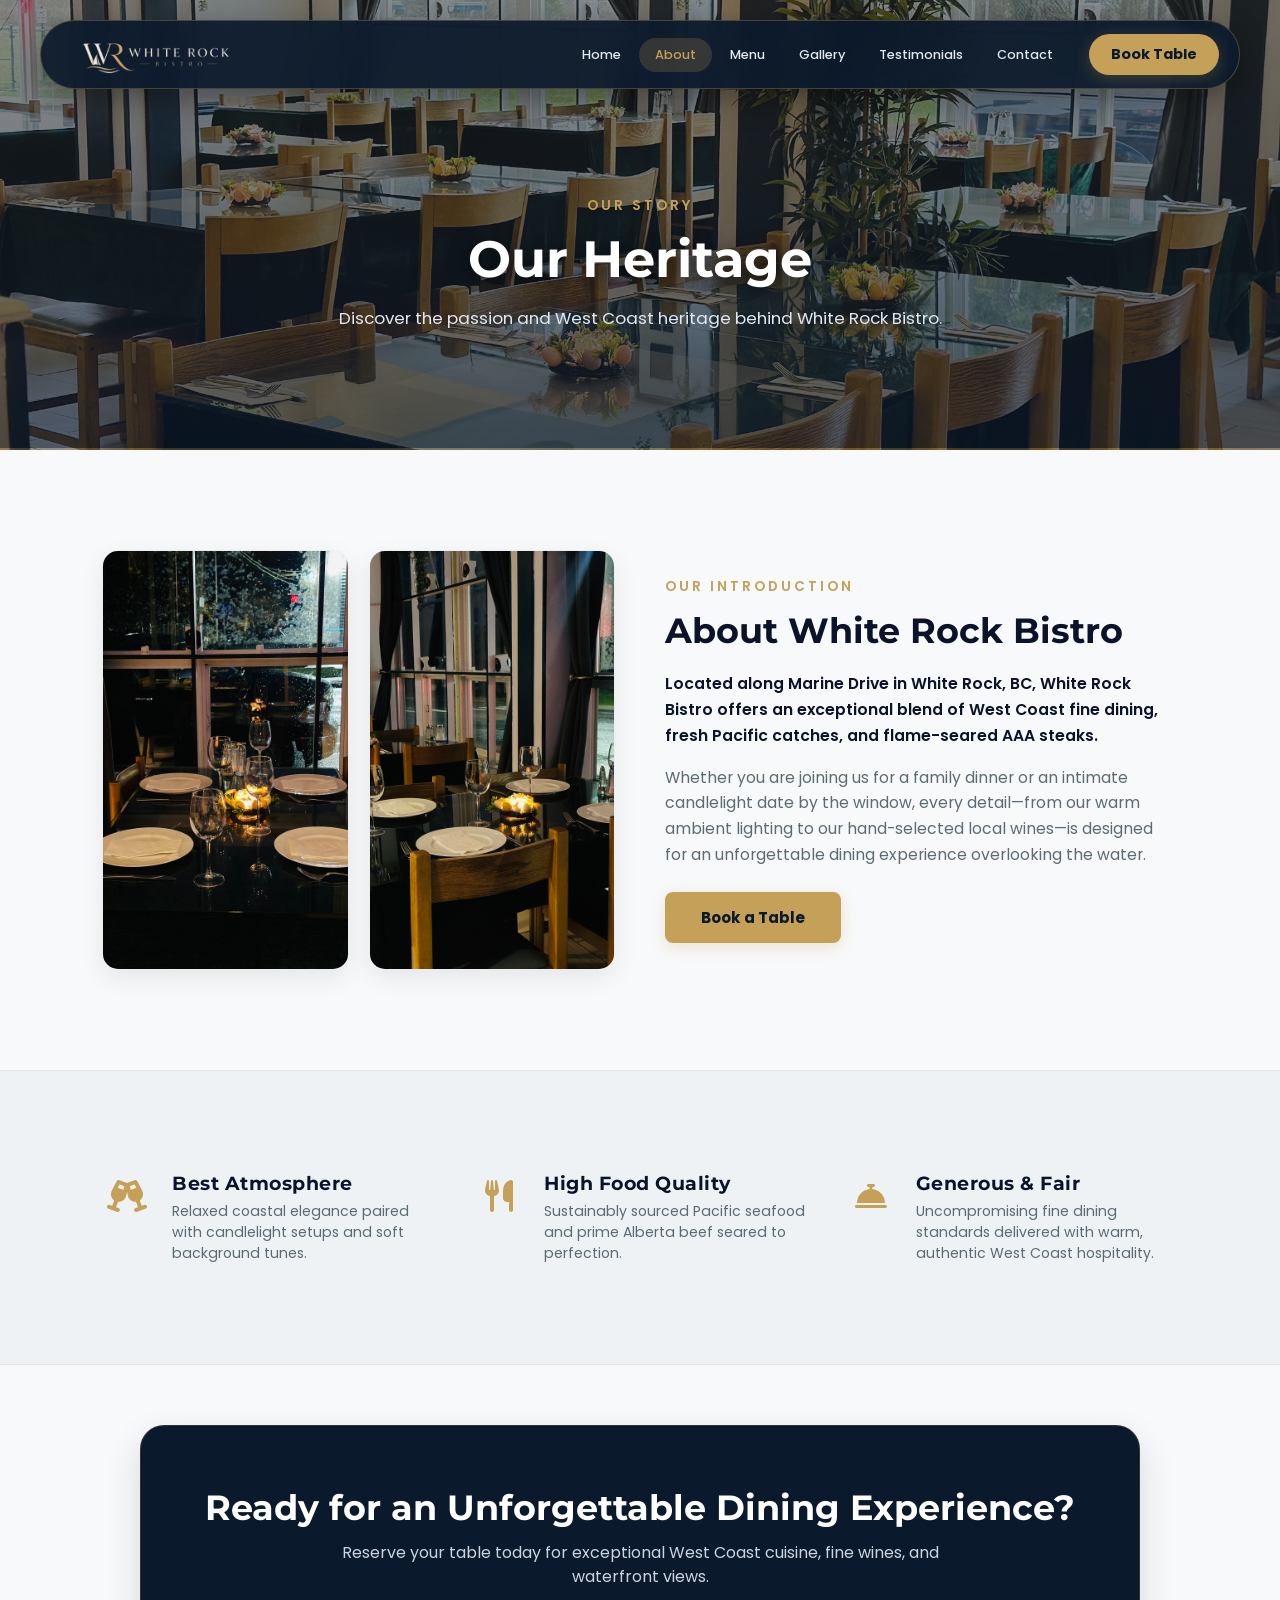
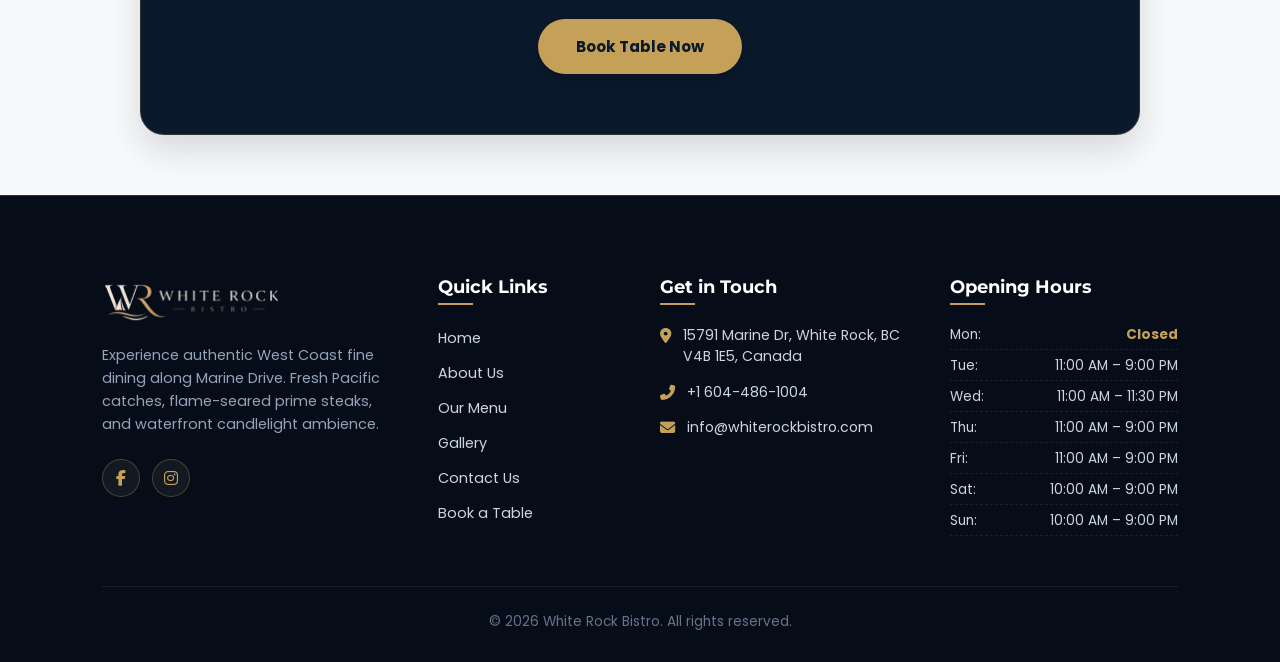
<file: about.html>
<!DOCTYPE html>
<html lang="en">
<head>
    <meta charset="UTF-8">
    <meta name="viewport" content="width=device-width, initial-scale=1.0">
    <title>About Us | White Rock Bistro</title>
    <meta name="description" content="Learn about White Rock Bistro in White Rock, BC. Discover our story, local sourcing philosophy, master chefs, and commitment to West Coast hospitality.">
    
    <!-- Google Fonts -->
    <link href="https://fonts.googleapis.com/css2?family=Montserrat:wght@700;800&family=Poppins:wght@400;500;600&display=swap" rel="stylesheet">
    <!-- FontAwesome for Icons -->
    <link rel="stylesheet" href="https://cdnjs.cloudflare.com/ajax/libs/font-awesome/6.4.0/css/all.min.css">
    
    <!-- External CSS Architecture -->
    <link rel="stylesheet" href="./css/global.css">
    <link rel="stylesheet" href="./css/navbar.css">
    <link rel="stylesheet" href="./css/footer.css">
    <link rel="stylesheet" href="./css/about.css">
</head>
<body>

    <!-- 1. Floating Capsule Navbar Placeholder -->
    <div id="navbar-placeholder"></div>

    <!-- 2. Hero Section (Unchanged) -->
   <section class="about-hero">
    <div class="about-hero-content">
        <span class="sub-tag">OUR STORY</span>
        <h1>Our Heritage</h1>
        <p>Discover the passion and West Coast heritage behind White Rock Bistro.</p>
    </div>
</section>

    <!-- 3. Introduction / About Section -->
    <section class="about-intro-section">
        <div class="intro-container">
            <!-- Left Side: Dual Vertical Image Columns -->
            <div class="intro-images-column">
                <div class="intro-img-card">
                    <img src="./asset/images/gallery/IMG_6425.JPEG" alt="White Rock Bistro Window Seating">
                </div>
                <div class="intro-img-card">
                    <img src="./asset/images/gallery/IMG_6427.JPEG" alt="White Rock Bistro Candlelight Dining Setup">
                </div>
            </div>

            <!-- Right Side: Content Box -->
            <div class="intro-text-column">
                <span class="sub-tag">OUR INTRODUCTION</span>
                <h2>About White Rock Bistro</h2>
                <p class="lead-text">
                    Located along Marine Drive in White Rock, BC, White Rock Bistro offers an exceptional blend of West Coast fine dining, fresh Pacific catches, and flame-seared AAA steaks.
                </p>
                <p class="body-text">
                    Whether you are joining us for a family dinner or an intimate candlelight date by the window, every detail—from our warm ambient lighting to our hand-selected local wines—is designed for an unforgettable dining experience overlooking the water.
                </p>
                <a href="index.html#reserve" class="gold-cta-btn">Book a Table</a>
            </div>
        </div>
    </section>

    <!-- 4. Three-Column Features Banner -->
    <section class="features-banner-section">
        <div class="features-container">
            <!-- Feature Item 1 -->
            <div class="feature-box">
                <div class="feature-icon-box">
                    <i class="fas fa-glass-cheers"></i>
                </div>
                <div class="feature-text">
                    <h3>Best Atmosphere</h3>
                    <p>Relaxed coastal elegance paired with candlelight setups and soft background tunes.</p>
                </div>
            </div>

            <!-- Feature Item 2 -->
            <div class="feature-box">
                <div class="feature-icon-box">
                    <i class="fas fa-utensils"></i>
                </div>
                <div class="feature-text">
                    <h3>High Food Quality</h3>
                    <p>Sustainably sourced Pacific seafood and prime Alberta beef seared to perfection.</p>
                </div>
            </div>

            <!-- Feature Item 3 -->
            <div class="feature-box">
                <div class="feature-icon-box">
                    <i class="fas fa-concierge-bell"></i>
                </div>
                <div class="feature-text">
                    <h3>Generous & Fair</h3>
                    <p>Uncompromising fine dining standards delivered with warm, authentic West Coast hospitality.</p>
                </div>
            </div>
        </div>
    </section>

    <!-- Floating CTA Banner Section -->
<section class="cta-banner-section">
    <div class="cta-card">
        <h2>Ready for an Unforgettable Dining Experience?</h2>
        <p>Reserve your table today for exceptional West Coast cuisine, fine wines, and waterfront views.</p>
        <a href="./contact.html#reserve" class="cta-card-btn">Book Table Now</a>
    </div>
</section>

    <!-- 5. Footer Placeholder -->
    <div id="footer-placeholder"></div>

    <!-- JavaScript Files -->
    <script src="./js/script.js"></script>
</body>
</html>
</file>
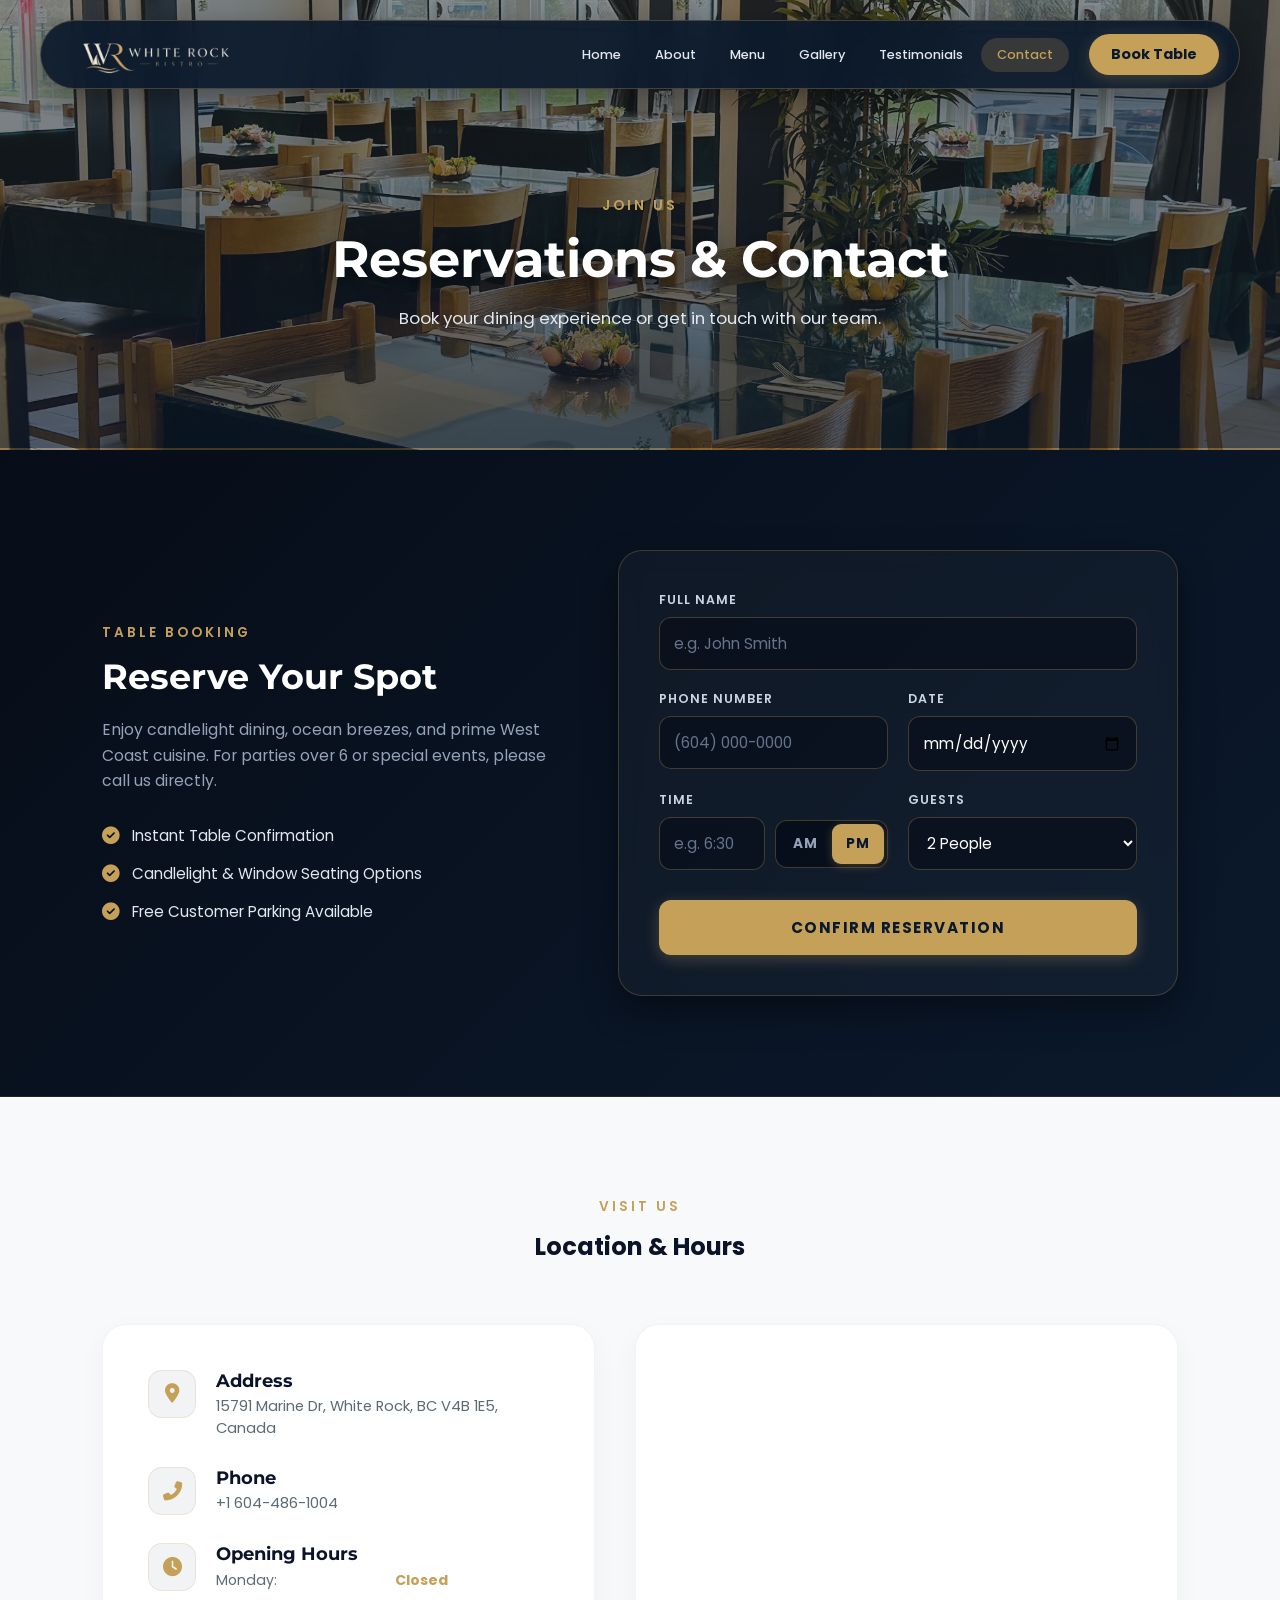
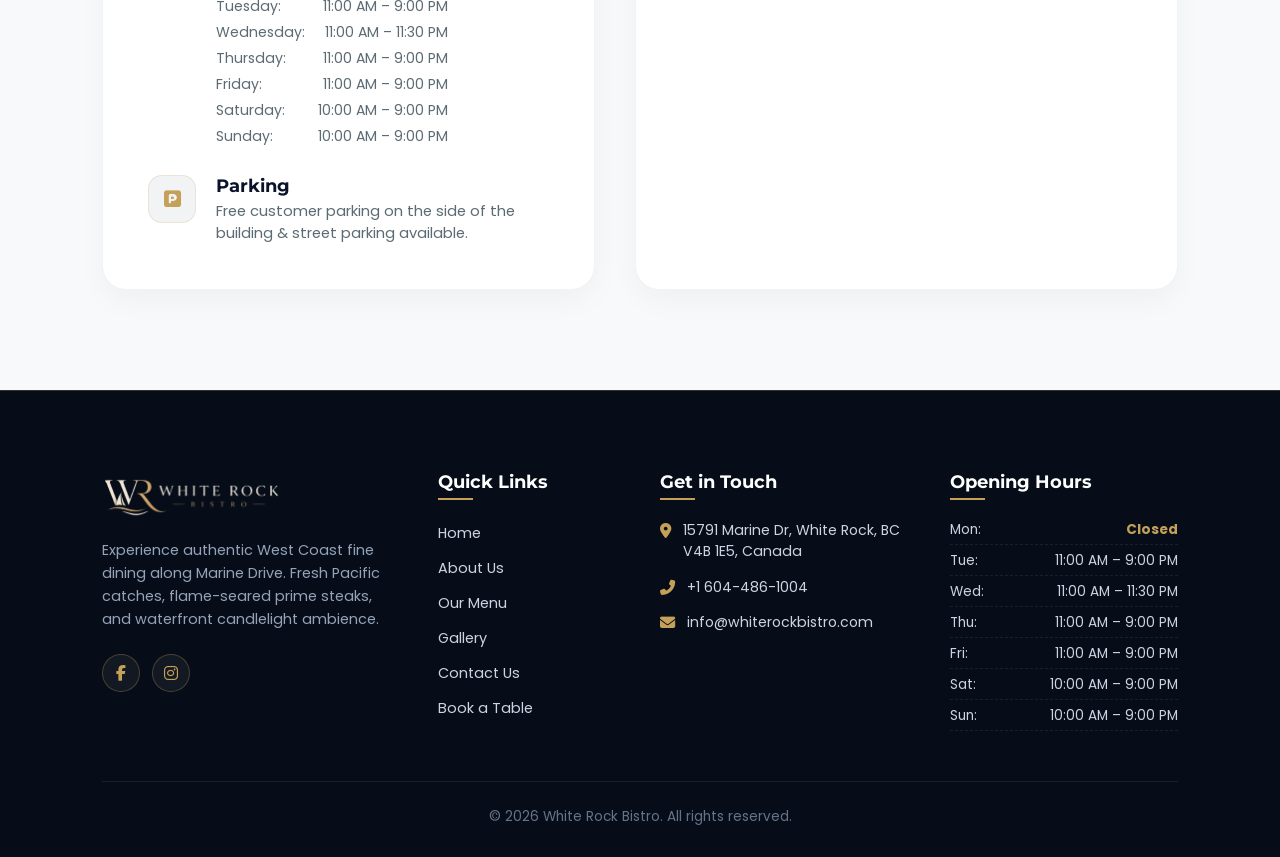
<file: contact.html>
<!DOCTYPE html>
<html lang="en">
<head>
    <meta charset="UTF-8">
    <meta name="viewport" content="width=device-width, initial-scale=1.0">
    <title>Contact & Reservations | White Rock Bistro</title>
    <meta name="description" content="Reserve a table or get in touch with White Rock Bistro on Marine Drive in White Rock, BC. View our opening hours, location map, and contact details.">
    
    <!-- Google Fonts -->
    <link href="https://fonts.googleapis.com/css2?family=Montserrat:wght@700;800&family=Poppins:wght@400;500;600&display=swap" rel="stylesheet">
    <!-- FontAwesome for Icons -->
    <link rel="stylesheet" href="https://cdnjs.cloudflare.com/ajax/libs/font-awesome/6.4.0/css/all.min.css">
    
    <!-- External CSS Architecture -->
    <link rel="stylesheet" href="./css/global.css">
    <link rel="stylesheet" href="./css/navbar.css">
    <link rel="stylesheet" href="./css/footer.css">
    <link rel="stylesheet" href="./css/contact.css">
</head>
<body>

    <!-- 1. Floating Capsule Navbar Placeholder -->
    <div id="navbar-placeholder"></div>

    <!-- 2. Hero Section -->
    <section class="contact-hero">
        <div class="contact-hero-content">
            <span class="sub-tag">JOIN US</span>
            <h1>Reservations & Contact</h1>
            <p>Book your dining experience or get in touch with our team.</p>
        </div>
    </section>

    <!-- 3. Reservation & Quick Info Section -->
    <section class="reserve-section-custom" id="reserve">
        <div class="reservation-wrapper">
            
            <!-- Left Info Column -->
            <div class="reservation-info-side">
                <span class="sub-tag">TABLE BOOKING</span>
                <h2>Reserve Your Spot</h2>
                <p>Enjoy candlelight dining, ocean breezes, and prime West Coast cuisine. For parties over 6 or special events, please call us directly.</p>
                
                <div class="reserve-perks">
                    <div class="perk-item">
                        <i class="fas fa-check-circle"></i>
                        <span>Instant Table Confirmation</span>
                    </div>
                    <div class="perk-item">
                        <i class="fas fa-check-circle"></i>
                        <span>Candlelight & Window Seating Options</span>
                    </div>
                    <div class="perk-item">
                        <i class="fas fa-check-circle"></i>
                        <span>Free Customer Parking Available</span>
                    </div>
                </div>
            </div>

            <!-- Right Booking Form Box -->
            <div class="reservation-form-box">
                <form id="reservationForm" class="reservation-form">
                    <div class="form-group">
                        <label for="resName">Full Name</label>
                        <input type="text" id="resName" placeholder="e.g. John Smith" required>
                    </div>

                    <div class="form-group">
                        <label for="resPhone">Phone Number</label>
                        <input type="tel" id="resPhone" placeholder="(604) 000-0000" required>
                    </div>

                    <div class="form-group">
                        <label for="resDate">Date</label>
                        <input type="date" id="resDate" required>
                    </div>

                    <!-- Direct Time Input (No Dropdown) -->
                    <!-- Custom Time Input with AM / PM Selector -->
<div class="form-group time-group">
    <label for="resTimeInput">Time</label>
    <div class="time-input-wrapper">
        <input type="text" id="resTimeInput" placeholder="e.g. 6:30" required>
        <div class="ampm-toggle">
            <input type="radio" id="timeAM" name="ampm" value="AM">
            <label for="timeAM">AM</label>
            
            <input type="radio" id="timePM" name="ampm" value="PM" checked>
            <label for="timePM">PM</label>
        </div>
    </div>
</div>

                    <div class="form-group">
                        <label for="resGuests">Guests</label>
                        <select id="resGuests" required>
                            <option value="2">2 People</option>
                            <option value="3">3 People</option>
                            <option value="4">4 People</option>
                            <option value="5">5 People</option>
                            <option value="6">6+ People</option>
                        </select>
                    </div>

                    <button type="submit" class="submit-btn">Confirm Reservation</button>
                </form>

                <div id="successMessage" class="success-message">
                    <i class="fas fa-check-circle"></i> Reservation Request Sent! We look forward to hosting you.
                </div>
            </div>

        </div>
    </section>

    <!-- 4. Location Details & Map Section -->
    <section class="location-section">
        <div class="section-title">
            <span class="sub-tag">VISIT US</span>
            <h2>Location & Hours</h2>
        </div>

        <div class="contact-card-wrapper">
            <!-- Details Card -->
            <div class="contact-info-card">
                <div class="contact-info-item">
                    <div class="contact-icon-box">
                        <i class="fas fa-map-marker-alt"></i>
                    </div>
                    <div>
                        <h4>Address</h4>
                        <p>15791 Marine Dr, White Rock, BC V4B 1E5, Canada</p>
                    </div>
                </div>

                <div class="contact-info-item">
                    <div class="contact-icon-box">
                        <i class="fas fa-phone-alt"></i>
                    </div>
                    <div>
                        <h4>Phone</h4>
                        <p><a href="tel:+16044861004" class="contact-link">+1 604-486-1004</a></p>
                    </div>
                </div>

                <div class="contact-info-item">
                    <div class="contact-icon-box">
                        <i class="fas fa-clock"></i>
                    </div>
                    <div>
                        <h4>Opening Hours</h4>
                        <ul class="hours-list">
                            <li><span>Monday:</span> <strong>Closed</strong></li>
                            <li><span>Tuesday:</span> 11:00 AM – 9:00 PM</li>
                            <li><span>Wednesday:</span> 11:00 AM – 11:30 PM</li>
                            <li><span>Thursday:</span> 11:00 AM – 9:00 PM</li>
                            <li><span>Friday:</span> 11:00 AM – 9:00 PM</li>
                            <li><span>Saturday:</span> 10:00 AM – 9:00 PM</li>
                            <li><span>Sunday:</span> 10:00 AM – 9:00 PM</li>
                        </ul>
                    </div>
                </div>

                <div class="contact-info-item">
                    <div class="contact-icon-box">
                        <i class="fas fa-parking"></i>
                    </div>
                    <div>
                        <h4>Parking</h4>
                        <p>Free customer parking on the side of the building & street parking available.</p>
                    </div>
                </div>
            </div>

            <!-- Google Map Iframe -->
            <div class="contact-map-card">
                <iframe src="https://www.google.com/maps/embed?pb=!1m18!1m12!1m3!1d2613.676643202996!2d-122.8020948!3d49.022421!2m3!1f0!2f0!3f0!3m2!1i1024!2i768!4f13.1!3m3!1m2!1s0x5485c33842c86191%3A0xb3e56f4d890a3692!2s15791%20Marine%20Dr%2C%20White%20Rock%2C%20BC%20V4B%201E5%2C%20Canada!5e0!3m2!1sen!2sca!4v1710000000000!5m2!1sen!2sca" allowfullscreen="" loading="lazy" referrerpolicy="no-referrer-when-downgrade"></iframe>
            </div>
        </div>
    </section>

    <!-- 5. Footer Placeholder -->
    <div id="footer-placeholder"></div>

    <!-- JavaScript Files -->
    <script src="./js/script.js"></script>
</body>
</html>
</file>
<file: css/global.css>
:root {
    /* Brand Theme Colors derived from White Rock Bistro */
    --bg-color: #F8F9FA;         /* Clean Light Canvas */
    --bg-alt: #EEF2F5;           /* Soft Muted Gray-Blue for Alternating Sections */
    --dark-pill: #0B192C;        /* Deep Royal Navy (Primary Brand Color) */
    --accent-gold: #C5A059;      /* Luxury Gold Accent (Replaces Orange) */
    --accent-red: #C5A059;       /* Secondary Gold Accent for Icons/Highlights */
    --accent-orange: #C5A059;    /* Gold for Buttons & Badges */
    
    --text-dark: #0B132B;        /* Dark Navy Text */
    --text-muted: #5C6B73;       /* Muted Slate Text */
    --text-main: #FFFFFF;        /* White Text */
    
    --font-heading: 'Montserrat', sans-serif;
    --font-body: 'Poppins', sans-serif;
}

* {
    margin: 0;
    padding: 0;
    box-sizing: border-box;
    scroll-behavior: smooth;
}

body {
    font-family: var(--font-body);
    background-color: var(--bg-color);
    color: var(--text-dark);
}



/* ==========================================================================
   Floating CTA Card Section (Matches Reference Image)
   ========================================================================== */

.cta-banner-section {
    padding: 60px 8%;
    background-color: var(--bg-color); /* Matches page light background */
    display: flex;
    justify-content: center;
    align-items: center;
}

/* Rounded Dark Floating Box */
.cta-card {
    background-color: #0B192C; /* Deep Royal Navy matching reference card background */
    max-width: 1000px;
    width: 100%;
    padding: 60px 40px;
    border-radius: 24px; /* Soft rounded corners as seen in the image */
    text-align: center;
    box-shadow: 0 15px 35px rgba(11, 25, 44, 0.15);
    border: 1px solid rgba(197, 160, 89, 0.2);
}

.cta-card h2 {
    font-family: var(--font-heading);
    font-size: 2.2rem;
    color: #FFFFFF;
    margin-bottom: 12px;
    font-weight: 700;
}

.cta-card p {
    font-family: var(--font-body);
    font-size: 1rem;
    color: #CBD5E1;
    margin-bottom: 30px;
    max-width: 650px;
    margin-left: auto;
    margin-right: auto;
    line-height: 1.5;
}

/* Center Rounded Gold Pill Button */
.cta-card-btn {
    display: inline-block;
    background-color: var(--accent-gold); /* Luxury Gold Pill */
    color: #0B192C;
    padding: 16px 38px;
    border-radius: 50px; /* Fully rounded pill shape matching the image */
    font-family: var(--font-body);
    font-size: 0.95rem;
    font-weight: 700;
    text-decoration: none;
    transition: all 0.3s ease;
    box-shadow: 0 4px 15px rgba(0, 0, 0, 0.25);
}

.cta-card-btn:hover {
    background-color: #B08D46;
    color: #FFFFFF;
    transform: translateY(-2px);
    box-shadow: 0 6px 20px rgba(0, 0, 0, 0.35);
}

/* Mobile Responsiveness */
@media (max-width: 768px) {
    .cta-banner-section {
        padding: 40px 5%;
    }

    .cta-card {
        padding: 40px 20px;
        border-radius: 16px;
    }

    .cta-card h2 {
        font-size: 1.6rem;
    }

    .cta-card p {
        font-size: 0.9rem;
    }

    .cta-card-btn {
        padding: 14px 28px;
        font-size: 0.9rem;
    }
}
</file>
<file: css/navbar.css>
/* ==========================================================================
   Floating Capsule Navbar - Fully Responsive Stylesheet
   ========================================================================== */

.navbar-wrapper {
    position: fixed; /* Fixed keeps it floating gracefully while scrolling */
    top: 20px;
    left: 0;
    width: 100%;
    z-index: 1000;
    padding: 0 24px;
    transition: all 0.3s ease;
}

.nav-container {
    position: relative; /* CRITICAL: Allows absolute positioning of mobile drawer */
    max-width: 1200px;
    margin: 0 auto;
    display: flex;
    justify-content: space-between;
    align-items: center;
    background: rgba(11, 25, 44, 0.92);
    backdrop-filter: blur(16px);
    -webkit-backdrop-filter: blur(16px);
    padding: 10px 20px;
    border-radius: 50px;
    box-shadow: 0 10px 30px rgba(0, 0, 0, 0.35);
    border: 1px solid rgba(197, 160, 89, 0.3);
    transition: all 0.3s ease;
}

.nav-left {
    display: flex;
    align-items: center;
    flex-shrink: 0;
    margin-left: 20px;
    margin-top: 5px;
}

.nav-right {
    display: flex;
    align-items: center;
    gap: 20px;
}

.logo-container {
    display: flex;
    align-items: center;
    text-decoration: none;
}

/* Fixed Logo Sizing to prevent navbar vertical blowout */
.logo-img {
    height: 42px; /* Proportional desktop height */
    width: auto;
    object-fit: contain;
    display: block;
    transition: transform 0.3s ease, height 0.3s ease;
}

.logo-container:hover .logo-img {
    transform: scale(1.03);
}

.nav-links {
    display: flex;
    align-items: center;
    gap: 2px;
}

.nav-link {
    color: #E2E8F0;
    text-decoration: none;
    font-size: 0.8rem;
    font-weight: 500;
    padding: 8px 16px;
    border-radius: 30px;
    white-space: nowrap;
    transition: all 0.3s ease;
}

.nav-link.active, 
.nav-link:hover {
    background-color: rgba(197, 160, 89, 0.2);
    color: var(--accent-gold);
}

.mobile-book-btn {
    display: none;
}

/* Book Table Action Button */
.btn-book {
    background-color: var(--accent-gold);
    color: #0B192C;
    padding: 10px 22px;
    border-radius: 30px;
    font-size: 0.9rem;
    font-weight: 700;
    text-decoration: none;
    white-space: nowrap;
    transition: all 0.3s ease;
    box-shadow: 0 4px 15px rgba(197, 160, 89, 0.25);
    flex-shrink: 0;
}

.btn-book:hover {
    background-color: #B08D46;
    transform: translateY(-1px);
    box-shadow: 0 6px 18px rgba(197, 160, 89, 0.4);
}

.hamburger {
    display: none;
    font-size: 1.3rem;
    cursor: pointer;
    color: var(--accent-gold);
    padding: 8px;
    transition: transform 0.3s ease;
}

.hamburger:hover {
    transform: scale(1.1);
}


/* ==========================================================================
   Responsive Breakpoints
   ========================================================================== */

/* 1. Large Laptops / Desktops (1025px - 1200px) */
@media (max-width: 1200px) {
    .nav-link {
        padding: 8px 12px;
        font-size: 0.85rem;
    }

    .nav-right {
        gap: 12px;
    }
}

/* 2. Tablets & Small Laptops (Portrait & Landscape: 769px - 1024px) */
@media (max-width: 1024px) {
    .navbar-wrapper {
        padding: 0 16px;
        top: 15px;
    }

    .logo-img {
        height: 38px;
    }

    .nav-right .btn-book {
        display: none;
    }

    .hamburger {
        display: block; /* Hamburger icon visibility */
        cursor: pointer;
        z-index: 1001;
    }

    /* Mobile Slide-Down Menu Drawer */
    .nav-links {
        display: none;
        flex-direction: column;
        position: absolute;
        top: 65px;
        left: 0;
        right: 0;
        width: 100%;
        background: rgba(11, 25, 44, 0.98);
        backdrop-filter: blur(20px);
        -webkit-backdrop-filter: blur(20px);
        padding: 20px;
        border-radius: 24px;
        box-shadow: 0 15px 35px rgba(0, 0, 0, 0.5);
        align-items: stretch;
        gap: 8px;
        border: 1px solid rgba(197, 160, 89, 0.3);
        z-index: 999; /* Ensures menu layer renders above hero content */
    }

    .nav-links.active {
        display: flex !important; /* Forces layout to show when JS toggles class */
        animation: slideDown 0.3s cubic-bezier(0.16, 1, 0.3, 1) forwards;
    }

    .nav-link {
        width: 100%;
        color: #E2E8F0;
        padding: 12px 18px;
        font-size: 0.95rem;
        border-radius: 12px;
    }

    .nav-link.active, 
    .nav-link:hover {
        background-color: rgba(197, 160, 89, 0.15);
        color: var(--accent-gold);
    }

    .mobile-book-btn {
        display: block;
        background-color: var(--accent-gold) !important;
        color: #0B192C !important;
        text-align: center;
        margin-top: 8px;
        font-weight: 700;
        border-radius: 30px;
    }

}

/* 3. Small Mobile Devices (Up to 480px) */
@media (max-width: 480px) {
    .navbar-wrapper {
        padding: 0 12px;
        top: 12px;
    }

    .nav-container {
        padding: 8px 16px;
        border-radius: 40px;
    }

    .logo-img {
        height: 30px; /* Scaled down nicely for small phone screens */
    }

    .nav-links {
        top: 58px;
        left: 12px;
        right: 12px;
        padding: 16px;
    }
}

/* Smooth Slide Animation for Mobile Menu Dropdown */
@keyframes slideDown {
    from {
        opacity: 0;
        transform: translateY(-10px);
    }
    to {
        opacity: 1;
        transform: translateY(0);
    }
}
</file>
<file: css/footer.css>
/* ==========================================================================
   White Rock Bistro - Footer Stylesheet (footer.css)
   Palette: Deep Royal Navy (#0B192C) & Luxury Gold (#C5A059)
   ========================================================================== */

.footer {
    background-color: #070D18;
    color: #FFFFFF;
    padding: 80px 8% 30px;
    border-top: 1px solid rgba(197, 160, 89, 0.25);
}

.footer-container {
    max-width: 1200px;
    margin: 0 auto;
    display: grid;
    grid-template-columns: 1.3fr 0.8fr 1.1fr 1fr;
    gap: 40px;
}

.footer-col {
    display: flex;
    flex-direction: column;
}

/* Image Logo Handling */
.footer-logo {
    display: inline-block;
    margin-bottom: 18px;
}

.footer-logo img {
    height: 50px; /* Adjust height as needed */
    width: auto;
    object-fit: contain;
    display: block;
}

.brand-description {
    font-family: var(--font-body);
    color: #94A3B8;
    font-size: 0.9rem;
    line-height: 1.6;
    margin-bottom: 22px;
}

.footer-socials {
    display: flex;
    gap: 12px;
}

.footer-socials a {
    width: 38px;
    height: 38px;
    background: rgba(255, 255, 255, 0.05);
    border: 1px solid rgba(197, 160, 89, 0.3);
    color: var(--accent-gold);
    border-radius: 50%;
    display: flex;
    align-items: center;
    justify-content: center;
    text-decoration: none;
    transition: all 0.3s ease;
}

.footer-socials a:hover {
    background: var(--accent-gold);
    color: #0B192C;
    transform: translateY(-3px);
}

/* Column Titles */
.footer-title {
    font-family: var(--font-heading);
    font-size: 1.1rem;
    color: #FFFFFF;
    margin-bottom: 20px;
    position: relative;
    padding-bottom: 8px;
}

.footer-title::after {
    content: '';
    position: absolute;
    left: 0;
    bottom: 0;
    width: 35px;
    height: 2px;
    background-color: var(--accent-gold);
}

/* Links List */
.footer-nav {
    list-style: none;
    padding: 0;
    margin: 0;
    display: flex;
    flex-direction: column;
    gap: 10px;
}

.footer-nav a {
    font-family: var(--font-body);
    color: #CBD5E1;
    font-size: 0.9rem;
    text-decoration: none;
    transition: color 0.3s ease, padding-left 0.3s ease;
}

.footer-nav a:hover {
    color: var(--accent-gold);
    padding-left: 5px;
}

/* Contact Details */
.footer-contact-list {
    list-style: none;
    padding: 0;
    margin: 0;
    display: flex;
    flex-direction: column;
    gap: 14px;
}

.footer-contact-list li {
    display: flex;
    align-items: flex-start;
    gap: 12px;
    font-family: var(--font-body);
    font-size: 0.88rem;
    color: #CBD5E1;
    line-height: 1.5;
}

.footer-contact-list i {
    color: var(--accent-gold);
    margin-top: 3px;
    font-size: 0.95rem;
}

.footer-contact-list a {
    color: #CBD5E1;
    text-decoration: none;
    transition: color 0.3s ease;
}

.footer-contact-list a:hover {
    color: var(--accent-gold);
}

/* Hours List */
.footer-hours-list {
    list-style: none;
    padding: 0;
    margin: 0;
    display: flex;
    flex-direction: column;
    gap: 6px;
}

.footer-hours-list li {
    font-family: var(--font-body);
    font-size: 0.85rem;
    color: #CBD5E1;
    display: flex;
    justify-content: space-between;
    padding-bottom: 4px;
    border-bottom: 1px dashed rgba(255, 255, 255, 0.08);
}

.closed-text {
    color: var(--accent-gold);
}

/* Bottom Bar */
.footer-bottom {
    max-width: 1200px;
    margin: 50px auto 0;
    padding-top: 25px;
    border-top: 1px solid rgba(255, 255, 255, 0.08);
    text-align: center;
}

.copyright {
    font-family: var(--font-body);
    color: #64748B;
    font-size: 0.85rem;
}

/* Responsive Queries */
@media (max-width: 992px) {
    .footer-container {
        grid-template-columns: 1fr 1fr;
        gap: 40px;
    }
}

@media (max-width: 576px) {
    .footer {
        padding: 60px 5% 25px;
    }

    .footer-container {
        grid-template-columns: 1fr;
        gap: 35px;
    }
}
</file>
<file: css/about.css>
/* ==========================================================================
   White Rock Bistro - About Page Stylesheet (about.css)
   Palette: Deep Royal Navy (#0B192C) & Luxury Gold (#C5A059)
   Typography: Synchronized directly with gallery.css
   ========================================================================== */

/* --------------------------------------------------------------------------
   1. Hero Banner Section
   -------------------------------------------------------------------------- */
.about-hero {
    height: 50vh;
    min-height: 380px;
    background: linear-gradient(rgba(36, 36, 36, 0.492), rgba(11, 25, 44, 0.7)), 
                url('../asset/images/IMG_6411.webp') no-repeat center center/cover;
    display: flex;
    align-items: center;
    justify-content: center;
    text-align: center;
    padding: 0 20px;
    padding-top: 80px;
    border-bottom: 2px solid rgba(197, 160, 89, 0.25);
}

.about-hero-content {
    max-width: 780px;
}

/* Exact sub-tag matching gallery.css */
.sub-tag {
    color: var(--accent-gold);
    text-transform: uppercase;
    font-size: 0.85rem;
    letter-spacing: 3px;
    font-weight: 600;
    margin-bottom: 12px;
    display: block;
}

/* Exact Hero H1 matching gallery.css */
.about-hero h1 {
    font-family: var(--font-heading);
    font-size: 3.2rem;
    color: #FFFFFF;
    line-height: 1.2;
    margin-bottom: 15px;
    text-shadow: 0 4px 20px rgba(0, 0, 0, 0.6);
}

/* Exact Hero Paragraph matching gallery.css */
.about-hero p {
    color: #E2E8F0;
    font-size: 1.05rem;
    line-height: 1.6;
}

/* --------------------------------------------------------------------------
   2. Introduction / About Section (Matches Gallery Story Grid Sizes)
   -------------------------------------------------------------------------- */
.about-intro-section {
    padding: 100px 8%;
    background-color: var(--bg-color);
}

.intro-container {
    max-width: 1150px;
    margin: 0 auto;
    display: grid;
    grid-template-columns: 1fr 1fr;
    gap: 50px;
    align-items: center;
}

/* Dual Vertical Image Grid */
.intro-images-column {
    display: grid;
    grid-template-columns: 1fr 1fr;
    gap: 20px;
}

.intro-img-card {
    position: relative;
    width: 100%;
    height: 420px; /* Synchronized with .story-image height */
    border-radius: 16px;
    overflow: hidden;
    box-shadow: 0 8px 25px rgba(0, 0, 0, 0.08);
    border: 1px solid rgba(11, 25, 44, 0.05);
}

.intro-img-card img {
    width: 100%;
    height: 100%;
    object-fit: cover;
    transition: transform 0.5s ease;
}

.intro-img-card:hover img {
    transform: scale(1.04);
}

/* Right Content Box Typography */
.intro-text-column {
    display: flex;
    flex-direction: column;
    justify-content: center;
}

/* Matches .story-content h2 typography */
.intro-text-column h2 {
    font-family: var(--font-heading);
    font-size: 2.2rem;
    color: var(--text-dark);
    margin-bottom: 18px;
    line-height: 1.25;
}

/* Lead text style */
.intro-text-column .lead-text {
    font-family: var(--font-body);
    color: var(--text-dark);
    font-size: 0.98rem;
    font-weight: 600;
    line-height: 1.65;
    margin-bottom: 16px;
}

/* Body paragraph matches .story-content p typography */
.intro-text-column .body-text {
    font-family: var(--font-body);
    color: var(--text-muted);
    font-size: 0.98rem;
    line-height: 1.65;
    margin-bottom: 24px;
}

/* Gold CTA Button */
.gold-cta-btn {
    font-family: var(--font-body);
    background-color: var(--accent-gold);
    color: #0B192C;
    padding: 14px 36px;
    border-radius: 8px;
    font-size: 0.95rem;
    font-weight: 700;
    text-decoration: none;
    transition: all 0.3s ease;
    box-shadow: 0 4px 15px rgba(197, 160, 89, 0.25);
    display: inline-block;
    align-self: flex-start;
}

.gold-cta-btn:hover {
    background-color: #B08D46;
    transform: translateY(-2px);
    box-shadow: 0 6px 20px rgba(197, 160, 89, 0.4);
}

/* --------------------------------------------------------------------------
   3. Features Banner Section (Matches Section Headers & Card Body Typography)
   -------------------------------------------------------------------------- */
.features-banner-section {
    padding: 100px 8%;
    background-color: var(--bg-alt);
    border-top: 1px solid rgba(197, 160, 89, 0.15);
    border-bottom: 1px solid rgba(197, 160, 89, 0.15);
}

.features-container {
    max-width: 1150px;
    margin: 0 auto;
    display: grid;
    grid-template-columns: repeat(3, 1fr);
    gap: 40px;
}

.feature-box {
    display: flex;
    align-items: flex-start;
    gap: 20px;
}

.feature-icon-box {
    width: 50px;
    height: 50px;
    color: var(--accent-gold);
    font-size: 2rem;
    flex-shrink: 0;
    display: flex;
    align-items: center;
    justify-content: center;
}

/* Matches video caption heading style (.v-caption h3) */
.feature-text h3 {
    font-family: var(--font-heading);
    font-size: 1.2rem;
    color: var(--text-dark);
    margin-bottom: 6px;
    font-weight: 700;
    letter-spacing: 0.5px;
}

/* Matches video caption body style (.v-caption p) */
.feature-text p {
    font-family: var(--font-body);
    color: var(--text-muted);
    font-size: 0.88rem;
    line-height: 1.5;
}

/* --------------------------------------------------------------------------
   4. Responsive Breakpoints (Matches Gallery Breakpoint Scale)
   -------------------------------------------------------------------------- */
@media (max-width: 992px) {
    .about-hero h1 {
        font-size: 2.4rem;
    }

    .intro-container {
        grid-template-columns: 1fr;
        gap: 30px;
    }

    .features-container {
        grid-template-columns: 1fr;
        gap: 30px;
    }

    .intro-img-card {
        height: 320px;
    }

    .intro-text-column h2 {
        font-size: 1.8rem;
    }

    .about-intro-section,
    .features-banner-section {
        padding: 70px 5%;
    }
}

@media (max-width: 480px) {
    .about-hero h1 {
        font-size: 2rem;
    }

    .intro-images-column {
        grid-template-columns: 1fr;
    }

    .intro-img-card {
        height: 250px;
    }

    .about-intro-section,
    .features-banner-section {
        padding: 60px 5%;
    }
}
</file>
<file: css/contact.css>
/* ==========================================================================
   White Rock Bistro - Contact & Reservations Stylesheet (contact.css)
   Palette: Deep Royal Navy (#0B192C) & Luxury Gold (#C5A059)
   ========================================================================== */

/* --------------------------------------------------------------------------
   1. Hero Banner
   -------------------------------------------------------------------------- */
.contact-hero {
    height: 50vh;
    min-height: 380px;
    background: linear-gradient(rgba(36, 36, 36, 0.492), rgba(11, 25, 44, 0.7)), 
                url('../asset/images/IMG_6411.webp') no-repeat center center/cover;
    display: flex;
    align-items: center;
    justify-content: center;
    text-align: center;
    padding: 0 20px;
    padding-top: 80px;
    border-bottom: 2px solid rgba(197, 160, 89, 0.25);
}

.contact-hero-content {
    max-width: 780px;
}

.sub-tag {
    color: var(--accent-gold);
    text-transform: uppercase;
    font-size: 0.85rem;
    letter-spacing: 3px;
    font-weight: 600;
    margin-bottom: 12px;
    display: block;
}

.contact-hero h1 {
    font-family: var(--font-heading);
    font-size: 3.2rem;
    color: #FFFFFF;
    line-height: 1.2;
    margin-bottom: 15px;
    text-shadow: 0 4px 20px rgba(0, 0, 0, 0.6);
}

.contact-hero p {
    font-family: var(--font-body);
    color: #E2E8F0;
    font-size: 1.05rem;
    line-height: 1.6;
}

/* --------------------------------------------------------------------------
   2. Reserve Table Section (Glassmorphic Box)
   -------------------------------------------------------------------------- */
.reserve-section-custom {
    padding: 100px 8%;
    background: linear-gradient(135deg, #070D18 0%, #0B192C 100%);
    color: #FFFFFF;
    position: relative;
    border-bottom: 1px solid rgba(197, 160, 89, 0.15);
}

.reservation-wrapper {
    max-width: 1150px;
    margin: 0 auto;
    display: grid;
    grid-template-columns: 1fr 1.2fr;
    gap: 50px;
    align-items: center;
}

.reservation-info-side h2 {
    font-family: var(--font-heading);
    font-size: 2.2rem;
    color: #FFFFFF;
    margin-bottom: 18px;
    line-height: 1.25;
}

.reservation-info-side p {
    font-family: var(--font-body);
    color: #94A3B8;
    font-size: 0.98rem;
    line-height: 1.65;
    margin-bottom: 30px;
}

.reserve-perks {
    display: flex;
    flex-direction: column;
    gap: 15px;
}

.perk-item {
    display: flex;
    align-items: center;
    gap: 12px;
    font-family: var(--font-body);
    font-size: 0.95rem;
    color: #E2E8F0;
}

.perk-item i {
    color: var(--accent-gold);
    font-size: 1.1rem;
}

/* Glassmorphic Form Card */
.reservation-form-box {
    background: rgba(255, 255, 255, 0.03);
    backdrop-filter: blur(12px);
    -webkit-backdrop-filter: blur(12px);
    border: 1px solid rgba(197, 160, 89, 0.25);
    padding: 40px;
    border-radius: 24px;
    box-shadow: 0 15px 35px rgba(0, 0, 0, 0.4);
}

.reservation-form {
    display: grid;
    grid-template-columns: 1fr 1fr;
    gap: 20px;
}

.form-group {
    display: flex;
    flex-direction: column;
}

.form-group:nth-child(1) {
    grid-column: 1 / -1; /* Name field spans full width */
}

.form-group label {
    font-family: var(--font-body);
    font-size: 0.78rem;
    color: #CBD5E1;
    margin-bottom: 8px;
    text-transform: uppercase;
    font-weight: 600;
    letter-spacing: 1px;
}

.form-group input, 
.form-group select {
    background-color: rgba(7, 13, 24, 0.6);
    border: 1px solid rgba(197, 160, 89, 0.3);
    color: #FFFFFF;
    padding: 14px;
    border-radius: 12px;
    font-family: var(--font-body);
    font-size: 0.95rem;
    transition: all 0.3s ease;
    width: 100%;
}

.form-group input::placeholder {
    color: #64748B;
}

.form-group input:focus, 
.form-group select:focus {
    outline: none;
    border-color: var(--accent-gold);
    background-color: rgba(7, 13, 24, 0.85);
    box-shadow: 0 0 12px rgba(197, 160, 89, 0.3);
}

.form-group select option {
    background-color: #0B192C;
    color: #FFFFFF;
}

/* --------------------------------------------------------------------------
   Custom AM / PM Time Selector Styling
   -------------------------------------------------------------------------- */
.time-group {
    grid-column: span 1;
}

.time-input-wrapper {
    display: flex;
    align-items: center;
    gap: 10px;
}

.time-input-wrapper input[type="text"] {
    flex: 1;
}

/* AM / PM Toggle Pill Container */
.ampm-toggle {
    display: flex;
    background-color: rgba(7, 13, 24, 0.8);
    border: 1px solid rgba(197, 160, 89, 0.3);
    border-radius: 12px;
    padding: 3px;
    height: 48px; /* Matches input height */
}

.ampm-toggle input[type="radio"] {
    display: none; /* Hide default radio circles */
}

.ampm-toggle label {
    font-family: var(--font-body);
    font-size: 0.85rem;
    font-weight: 700;
    color: #94A3B8;
    padding: 10px 14px;
    border-radius: 9px;
    cursor: pointer;
    transition: all 0.3s ease;
    margin: 0 !important;
    display: flex;
    align-items: center;
    justify-content: center;
    user-select: none;
}

/* Active State for selected AM or PM */
.ampm-toggle input[type="radio"]:checked + label {
    background-color: var(--accent-gold);
    color: var(--dark-pill);
    box-shadow: 0 2px 10px rgba(197, 160, 89, 0.3);
}

.submit-btn {
    grid-column: 1 / -1;
    background-color: var(--accent-gold);
    color: var(--dark-pill);
    border: none;
    padding: 16px;
    font-family: var(--font-body);
    font-weight: 700;
    border-radius: 12px;
    cursor: pointer;
    transition: all 0.3s ease;
    font-size: 0.95rem;
    text-transform: uppercase;
    letter-spacing: 1.5px;
    margin-top: 10px;
    box-shadow: 0 4px 15px rgba(197, 160, 89, 0.3);
    width: 100%;
}

.submit-btn:hover {
    background-color: #B08D46;
    transform: translateY(-2px);
    box-shadow: 0 6px 20px rgba(197, 160, 89, 0.5);
}

.success-message {
    display: none;
    text-align: center;
    background-color: rgba(197, 160, 89, 0.15);
    border: 1px solid var(--accent-gold);
    padding: 15px;
    border-radius: 12px;
    margin-top: 20px;
    color: #F1F5F9;
    font-family: var(--font-body);
    font-weight: 600;
}

/* --------------------------------------------------------------------------
   3. Location & Map Section
   -------------------------------------------------------------------------- */
.location-section {
    padding: 100px 8%;
    background-color: var(--bg-color);
}

.location-section .section-title {
    text-align: center;
    margin-bottom: 60px;
}

.contact-card-wrapper {
    display: grid;
    grid-template-columns: 1fr 1.1fr;
    gap: 40px;
    max-width: 1150px;
    margin: 0 auto;
}

.contact-info-card {
    background: #FFFFFF;
    padding: 45px;
    border-radius: 24px;
    box-shadow: 0 10px 30px rgba(0, 0, 0, 0.04);
    display: flex;
    flex-direction: column;
    justify-content: center;
    gap: 28px;
    border: 1px solid rgba(11, 25, 44, 0.05);
}

.contact-info-item {
    display: flex;
    align-items: flex-start;
    gap: 20px;
}

.contact-icon-box {
    width: 48px;
    height: 48px;
    background-color: rgba(11, 25, 44, 0.05);
    color: var(--accent-gold);
    border-radius: 14px;
    display: flex;
    align-items: center;
    justify-content: center;
    font-size: 1.2rem;
    flex-shrink: 0;
    border: 1px solid rgba(197, 160, 89, 0.2);
}

.contact-info-item h4 {
    font-family: var(--font-heading);
    font-size: 1.1rem;
    color: var(--text-dark);
    margin-bottom: 4px;
}

.contact-info-item p {
    font-family: var(--font-body);
    color: var(--text-muted);
    font-size: 0.92rem;
    line-height: 1.5;
}

.contact-link {
    color: var(--text-muted);
    text-decoration: none;
    transition: color 0.3s ease;
}

.contact-link:hover {
    color: var(--accent-gold);
}

/* Detailed Weekly Hours List */
.hours-list {
    list-style: none;
    padding: 0;
    margin: 6px 0 0 0;
    display: flex;
    flex-direction: column;
    gap: 5px;
}

.hours-list li {
    font-family: var(--font-body);
    font-size: 0.88rem;
    color: var(--text-muted);
    display: flex;
    justify-content: space-between;
    gap: 20px;
    max-width: 260px;
}

.hours-list li strong {
    color: var(--accent-gold);
}

.contact-map-card {
    border-radius: 24px;
    overflow: hidden;
    box-shadow: 0 10px 30px rgba(0, 0, 0, 0.04);
    min-height: 380px;
    background: #FFFFFF;
    border: 1px solid rgba(11, 25, 44, 0.05);
}

.contact-map-card iframe {
    width: 100%;
    height: 100%;
    border: 0;
    display: block;
}

/* --------------------------------------------------------------------------
   4. Responsive Breakpoints
   -------------------------------------------------------------------------- */
@media (max-width: 992px) {
    .contact-hero h1 {
        font-size: 2.4rem;
    }

    .reservation-wrapper,
    .contact-card-wrapper {
        grid-template-columns: 1fr;
        gap: 40px;
    }

    .reservation-form-box {
        padding: 30px 20px;
    }

    .reservation-form {
        grid-template-columns: 1fr;
    }

    .contact-info-card {
        padding: 30px 20px;
    }
}

@media (max-width: 480px) {
    .contact-hero h1 {
        font-size: 2rem;
    }

    .reserve-section-custom,
    .location-section {
        padding: 60px 5%;
    }

    .contact-map-card {
        min-height: 300px;
    }
}
</file>
